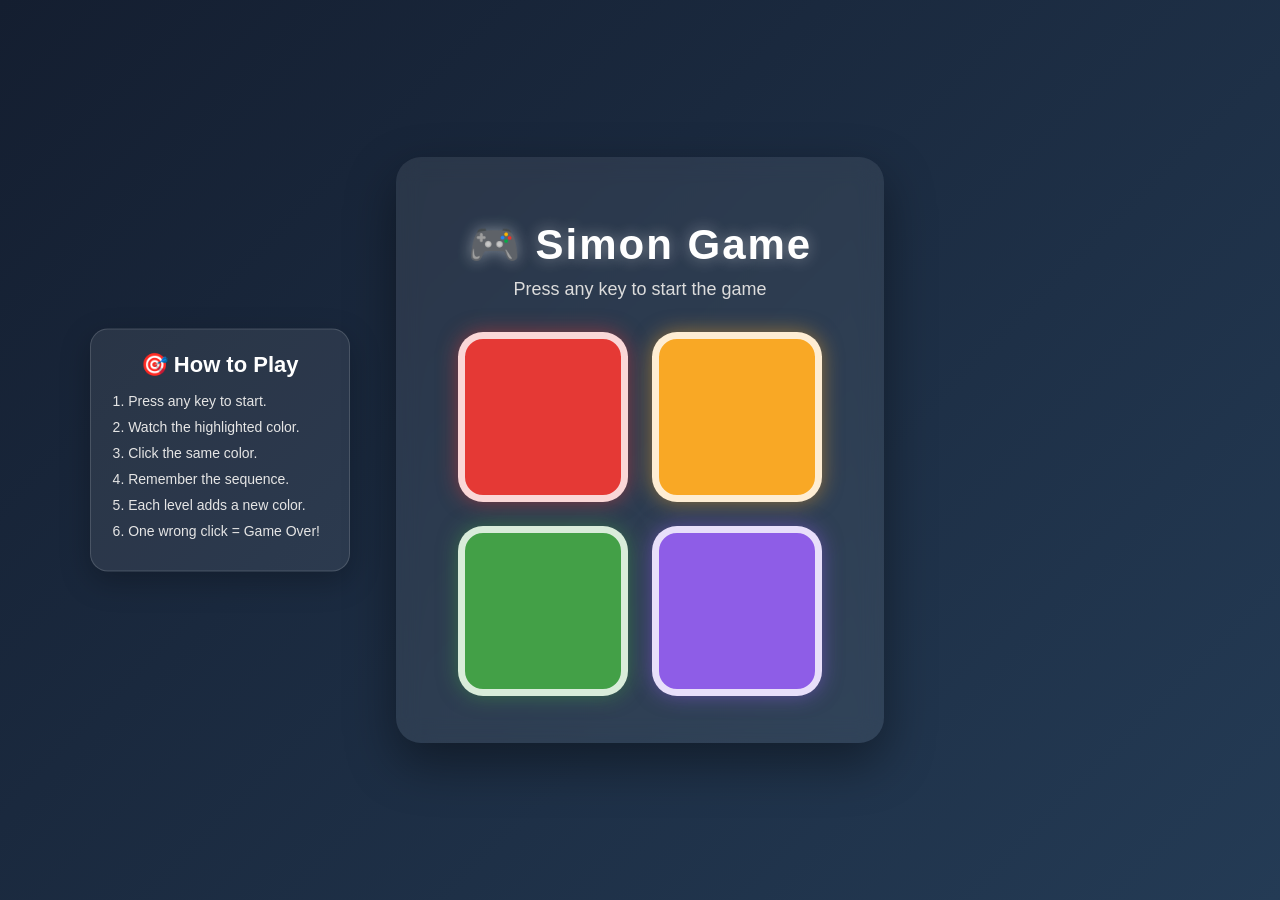
<file: index.html>
<!DOCTYPE html>
<html lang="en">
<head>
    <meta charset="UTF-8">
    <meta name="viewport" content="width=device-width, initial-scale=1.0">
    <title>Simon says Game</title>
    <link rel="stylesheet" href="style.css">
</head>
<body>
<div class="instructions">
    <h3>🎯 How to Play</h3>

    <p>1. Press any key to start.</p>
    <p>2. Watch the highlighted color.</p>
    <p>3. Click the same color.</p>
    <p>4. Remember the sequence.</p>
    <p>5. Each level adds a new color.</p>
    <p>6. One wrong click = Game Over!</p>
</div>
    <div class="game">
        
    <h1>🎮 Simon Game</h1>
    <h2>Press any key to start the game</h2>
    <div class="btn_container">
        <div class="line_one">
            <div class="btn red" type="button" id="red"></div>
            <div class="btn yellow" type="button" id="yellow"></div>
        </div>
        <div class="line_two">
             <div class="btn green" type="button" id="green"></div>
             <div class="btn purple" type="button" id="purple"></div>
        </div>
       
    </div>
</div>
    <script src="app.js"></script>
</body>
</html>
</file>
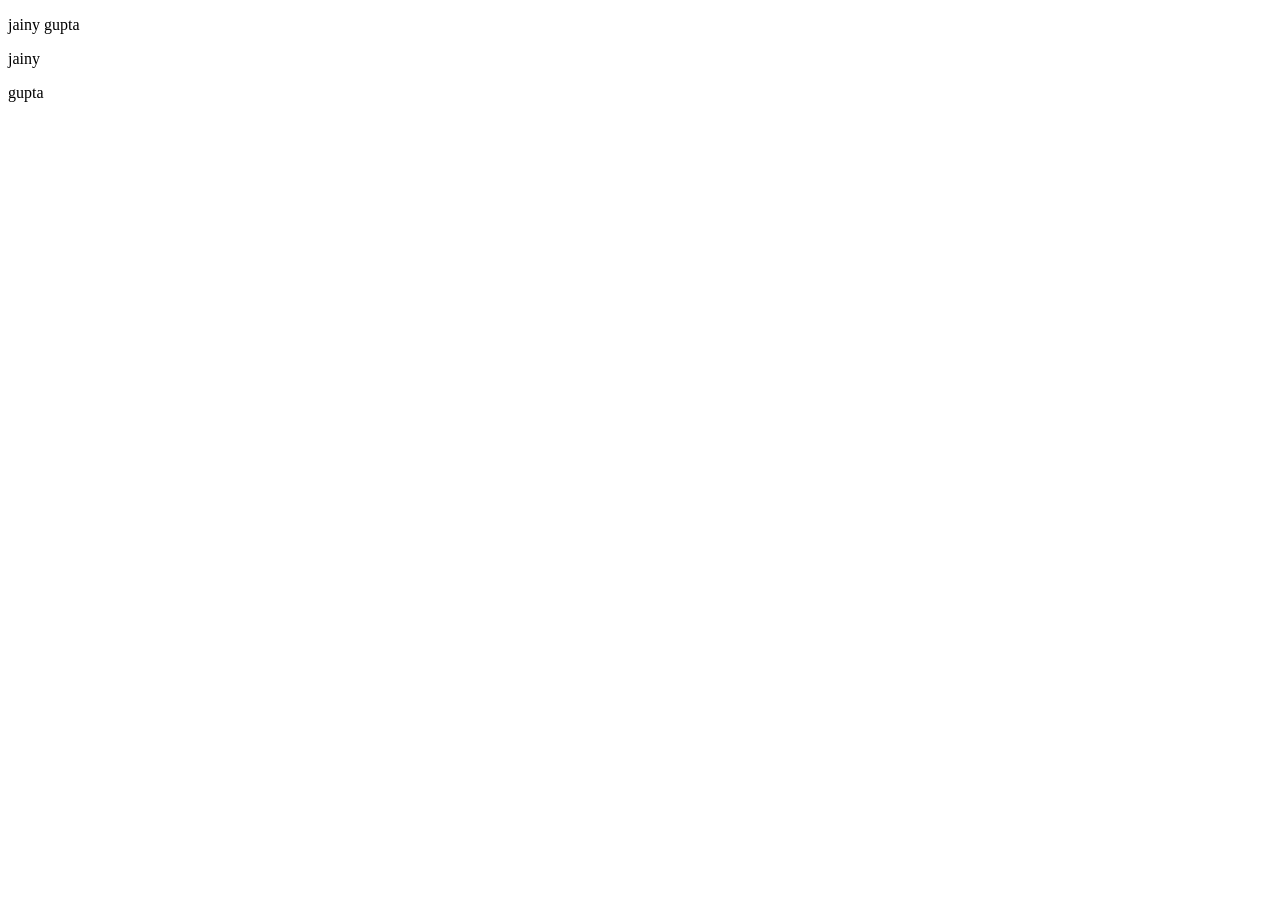
<file: index2.html>
<!DOCTYPE html>
<html lang="en">
<head>
    <meta charset="UTF-8">
    <meta name="viewport" content="width=device-width, initial-scale=1.0">
    <title>Document</title>
</head>
<body>
    <p>jainy gupta</p>
    <p>jainy</p>
    <p>gupta</p>
 
</body>
</html>
</file>
<file: style.css>
/* body{
    text-align: center;
}
.btn{
    height: 200px;
    width: 200px;
    border-radius: 20%;
    border: 10px solid black;
    margin: 2.5rem;
}
.btn_container{
    display: flex;
    justify-content: center;
}
.yellow{
    background-color: #f99b45;
}
.red{
    background-color: #d95980;
}
.green{
background-color: #63aac0;
}
.purple{
background-color: #819ff9;
}
.flash{
    background-color: white;
} */


* {
    box-sizing: border-box;
}

body {
    margin: 0;
    min-height: 100vh;

    display: flex;
    justify-content: center;
    align-items: center;

    font-family: Arial, sans-serif;

    background: linear-gradient(135deg, #141e30, #243b55);

    color: white;

    transition: background-color 0.15s;
}

.game {
    text-align: center;

    padding: 35px 50px;

    border-radius: 25px;

    background: rgba(255, 255, 255, 0.08);

    backdrop-filter: blur(12px);

    box-shadow: 0 20px 50px rgba(0, 0, 0, 0.4);
}

h1 {
    margin-bottom: 10px;

    font-size: 42px;

    letter-spacing: 2px;

    text-shadow: 0 0 15px rgba(255, 255, 255, 0.4);
}

h2 {
    margin-top: 0;
    margin-bottom: 20px;

    font-size: 18px;

    font-weight: normal;

    color: #dcdcdc;
}

.score-board {
    display: flex;
    justify-content: center;
    gap: 30px;

    margin-bottom: 15px;

    font-size: 15px;
}

.score-board span {
    padding: 8px 15px;

    border-radius: 20px;

    background: rgba(255, 255, 255, 0.1);
}

.btn_container {
    display: flex;
    flex-direction: column;

    align-items: center;
}

.line_one,
.line_two {
    display: flex;
    justify-content: center;
}

.btn {
    height: 170px;
    width: 170px;

    border-radius: 25px;

    border: 7px solid rgba(255, 255, 255, 0.8);

    margin: 12px;

    cursor: pointer;

    transition: 
        transform 0.15s ease,
        box-shadow 0.15s ease,
        filter 0.15s ease;
}

/* Hover effect */

.btn:hover {
    transform: scale(1.05);

    filter: brightness(1.15);

    box-shadow: 0 0 25px rgba(255, 255, 255, 0.4);
}

/* Click effect */

.btn:active {
    transform: scale(0.95);
}

/* Colors */

.yellow {
    background-color: #f9a825;

    box-shadow: 0 0 20px rgba(249, 168, 37, 0.5);
}

.red {
    background-color: #e53935;

    box-shadow: 0 0 20px rgba(229, 57, 53, 0.5);
}

.green {
    background-color: #43a047;

    box-shadow: 0 0 20px rgba(67, 160, 71, 0.5);
}

.purple {
    background-color: #8e5de7;

    box-shadow: 0 0 20px rgba(142, 93, 231, 0.5);
}

/* Game flash */

.flash {
    background-color: white;

    box-shadow:
        0 0 30px white,
        0 0 60px white;

    transform: scale(1.08);
}

.instructions {
    position: absolute;
    left: 7%;
    top: 50%;
    transform: translateY(-50%);

    width: 260px;

    padding: 22px;

    border-radius: 18px;

    background: rgba(255, 255, 255, 0.08);

    border: 1px solid rgba(255, 255, 255, 0.15);

    box-shadow: 0 10px 30px rgba(0, 0, 0, 0.25);

    text-align: left;
}

.instructions h3 {
    margin-top: 0;
    margin-bottom: 15px;

    text-align: center;

    font-size: 22px;
}

.instructions p {
    margin: 10px 0;

    font-size: 14px;

    color: #e5e5e5;
}
</file>
